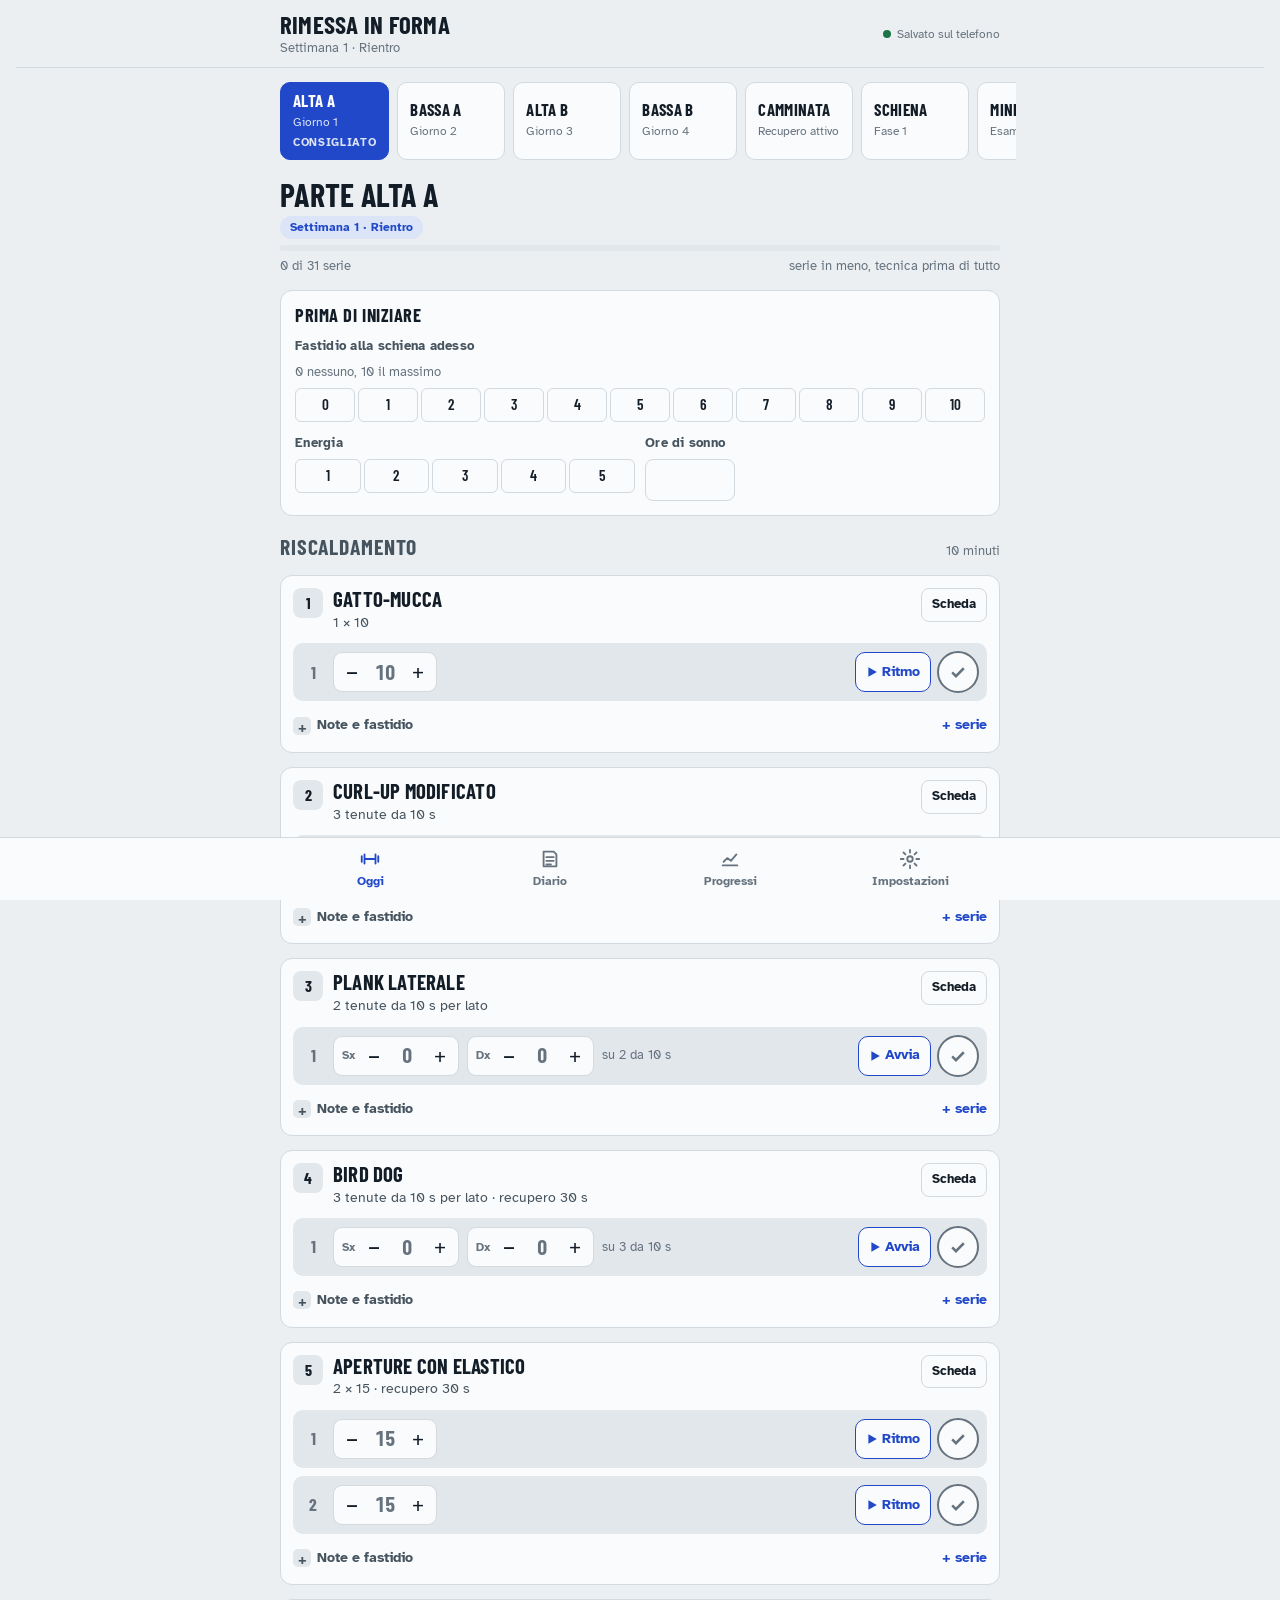
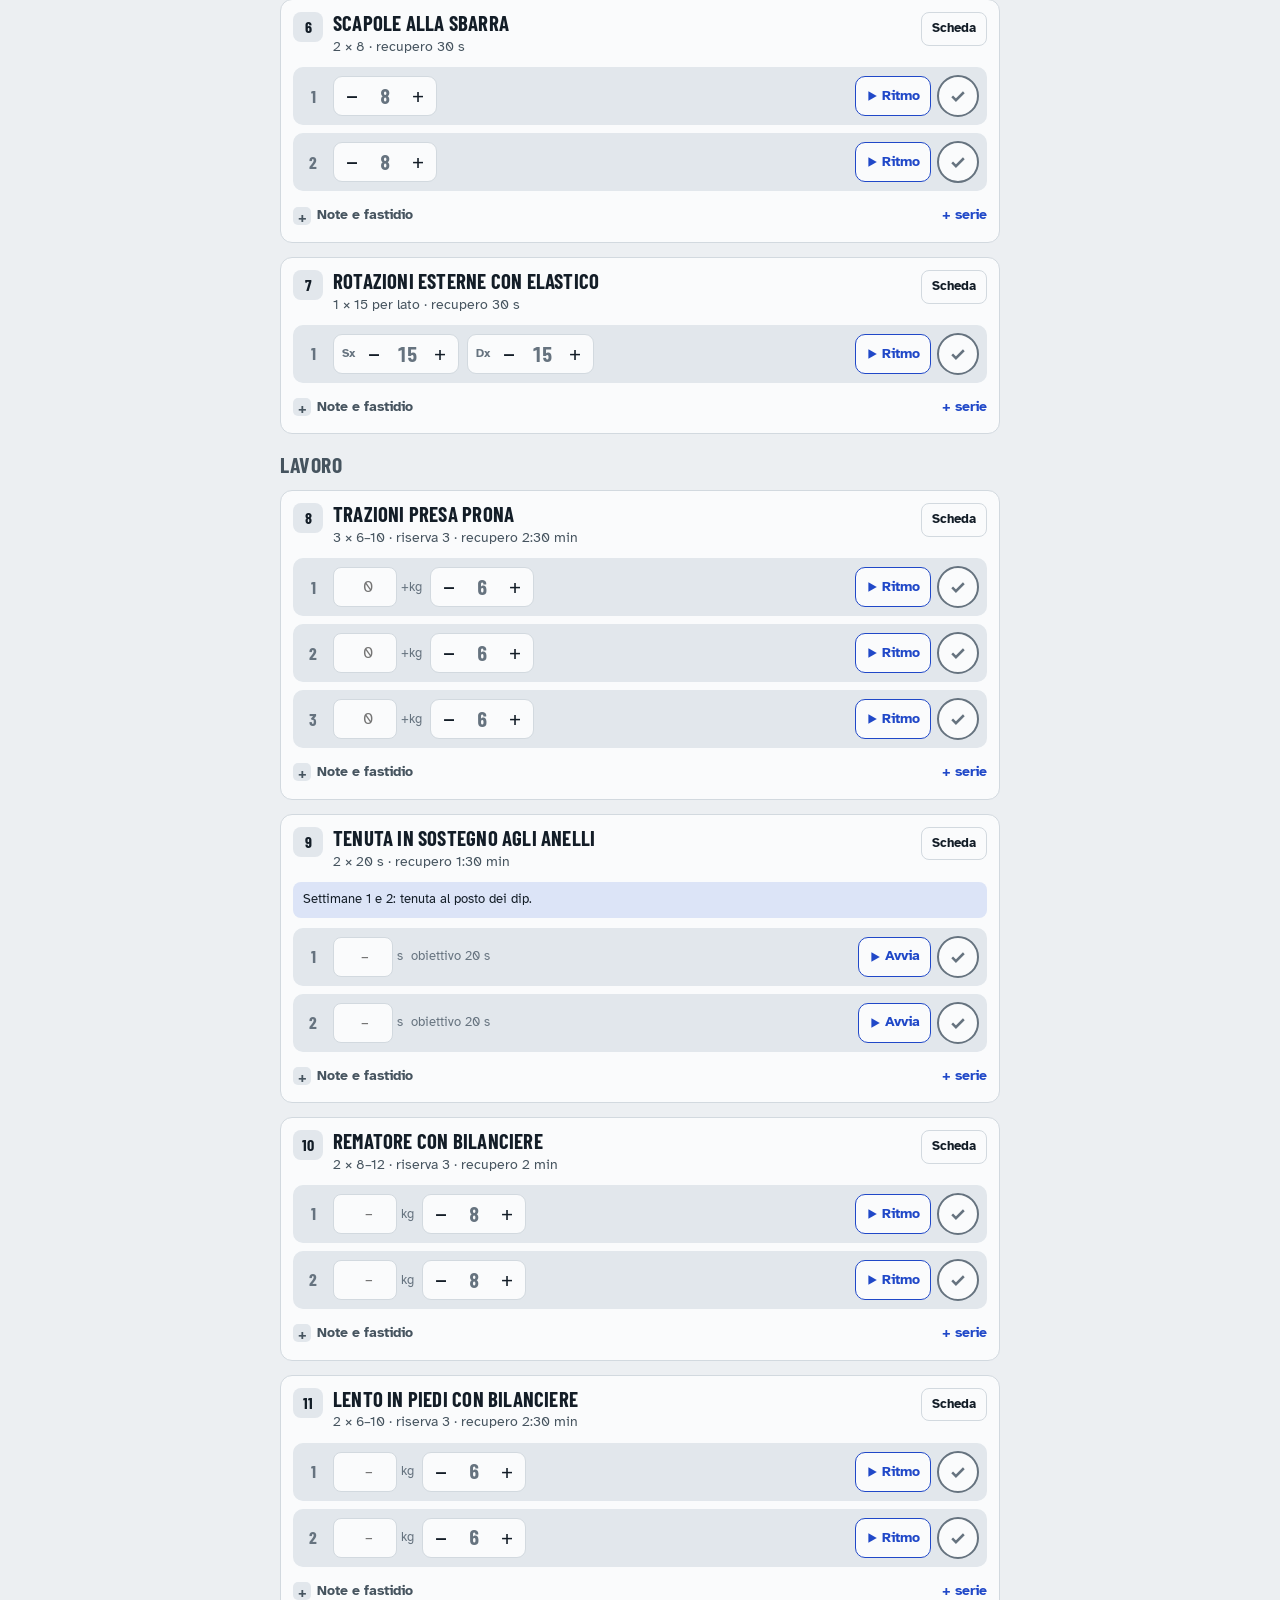
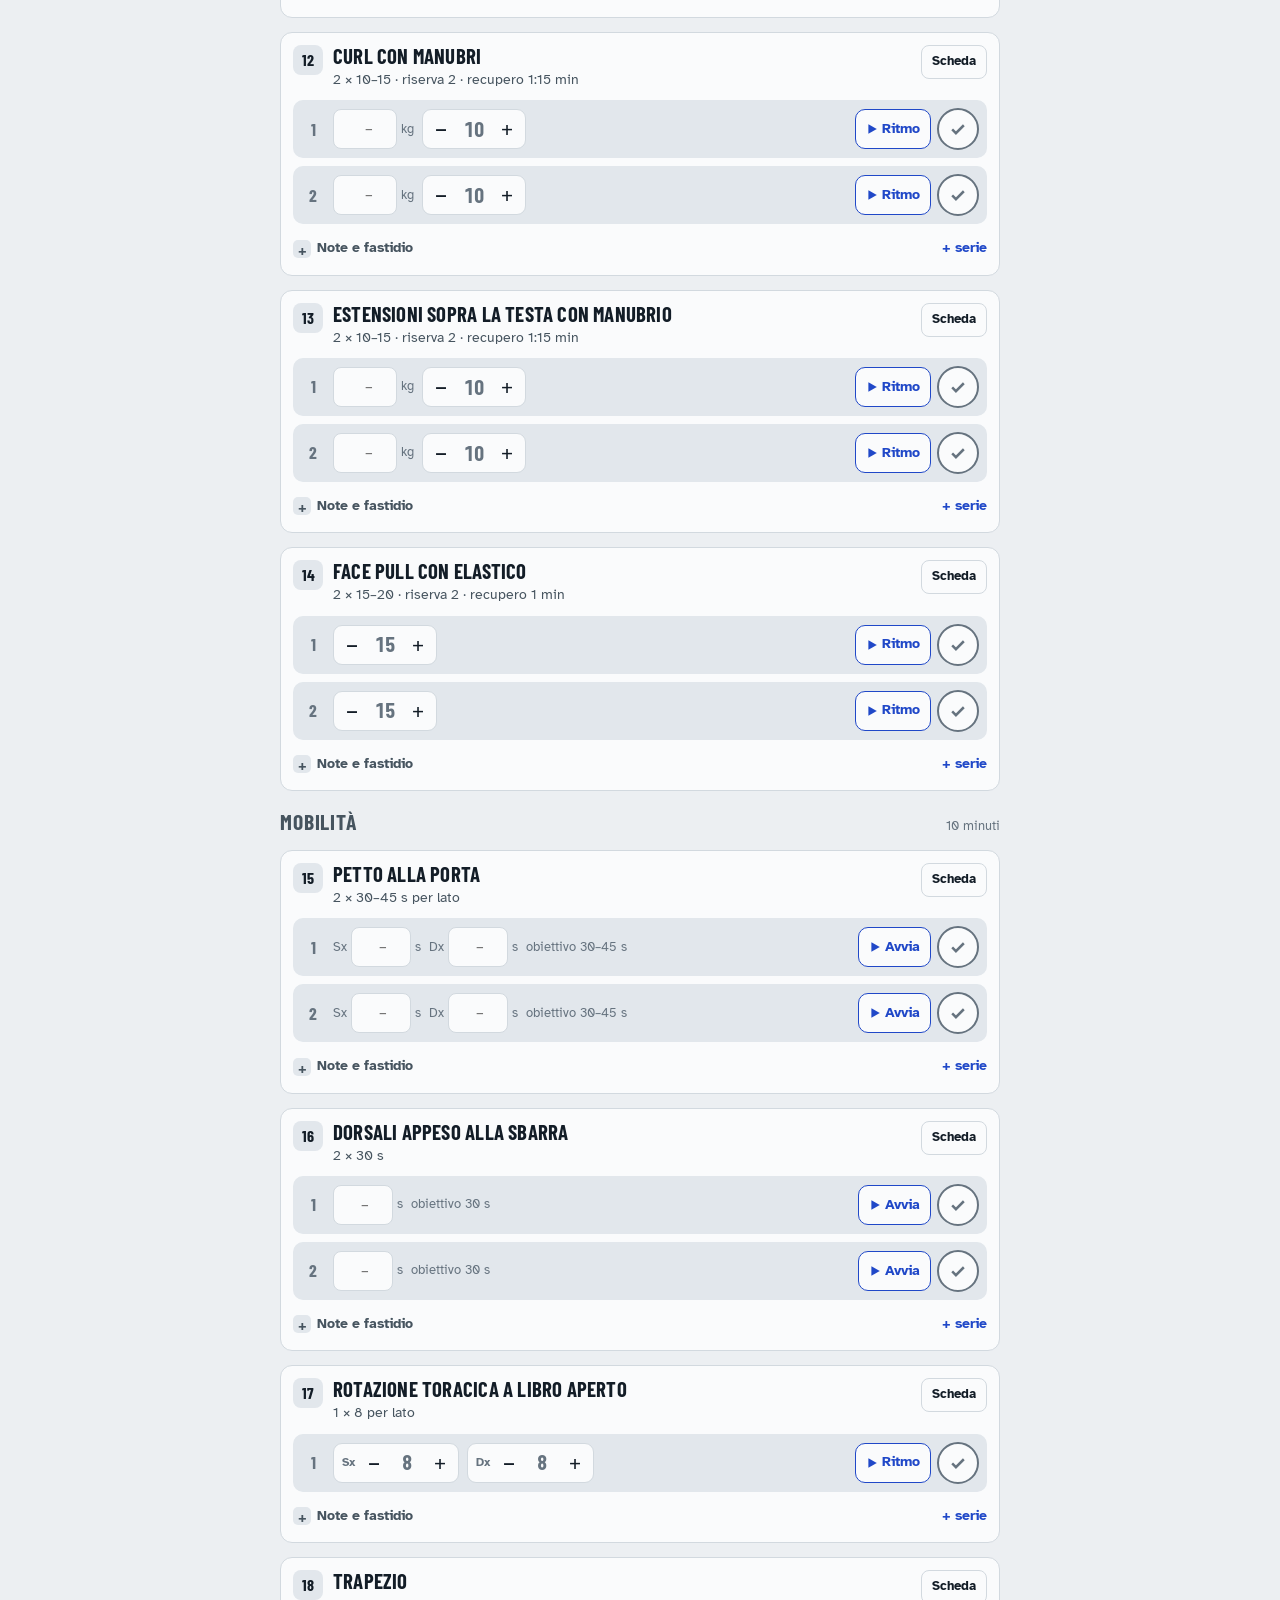
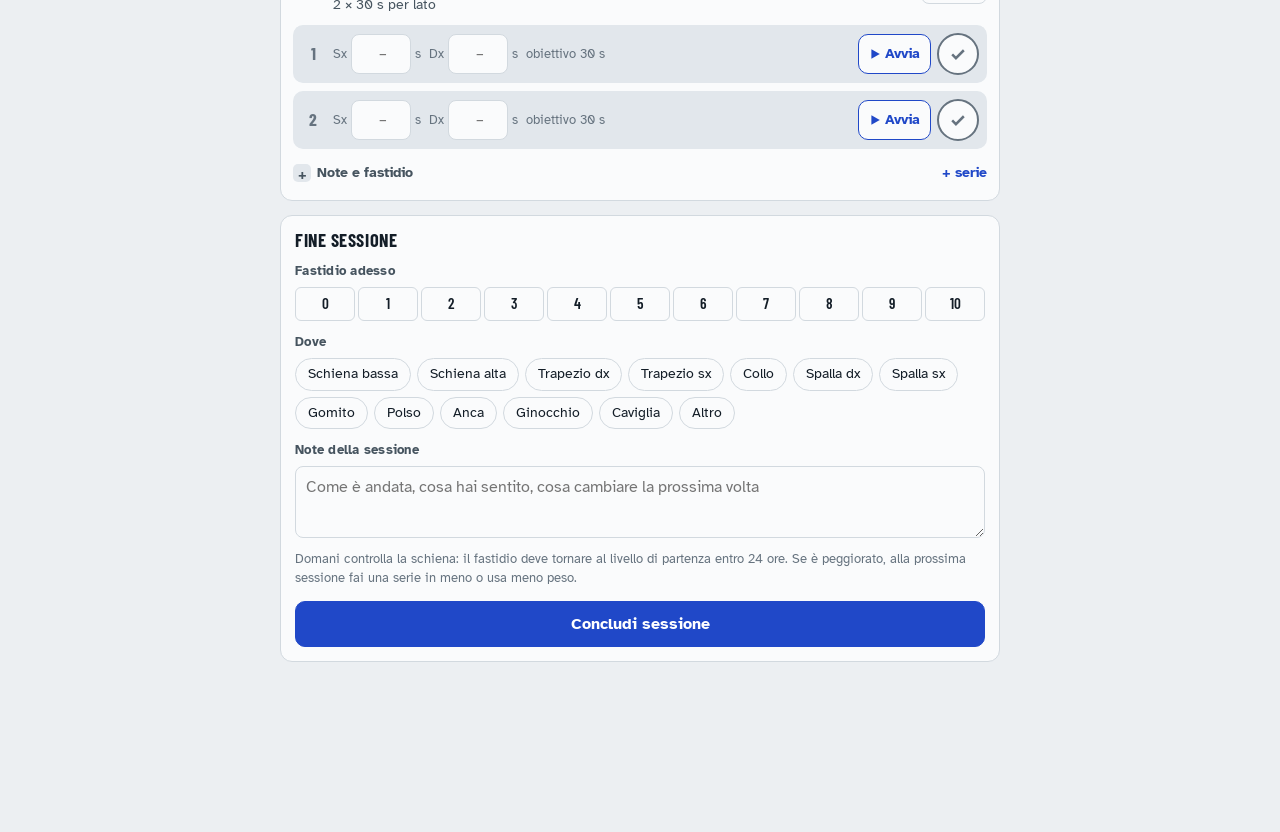
<file: index.html>
<!doctype html>
<html lang="it">
<head>
<meta charset="utf-8">
<meta name="viewport" content="width=device-width,initial-scale=1,viewport-fit=cover">
<title>Rimessa in forma</title>
<meta name="description" content="Il programma di rimessa in forma: giorni, schede esercizio, ritmo guidato, timer di tenute e recupero, note, fastidi e progressi.">
<meta name="theme-color" content="#ECEFF2" media="(prefers-color-scheme: light)">
<meta name="theme-color" content="#0D131A" media="(prefers-color-scheme: dark)">
<link rel="manifest" href="manifest.webmanifest">
<link rel="icon" type="image/png" href="icons/icon-192.png">
<link rel="apple-touch-icon" href="icons/apple-touch-icon.png">
<link rel="stylesheet" href="app.css">
</head>
<body>
<header class="top">
  <div class="wrap">
    <div class="brand">Rimessa in forma<small id="hdr-sub">Settimana 1 · Rientro</small></div>
    <div class="save" id="save"><i></i><span>Caricamento</span></div>
  </div>
</header>

<main class="wrap">
  <section class="view" id="v-oggi" aria-label="Oggi"></section>
  <section class="view" id="v-diario" aria-label="Diario" hidden></section>
  <section class="view" id="v-progressi" aria-label="Progressi" hidden></section>
  <section class="view" id="v-impostazioni" aria-label="Impostazioni" hidden></section>
</main>

<div id="rest" hidden>
  <div class="rb" id="rb">
    <div class="rb-fill" id="rb-fill"></div>
    <div class="rb-row">
      <p class="rb-lab" id="rb-lab">Recupero</p>
      <p class="rb-time" id="rb-time">0:00</p>
      <p class="rb-next" id="rb-next"></p>
      <div class="rb-btns">
        <button type="button" id="rb-minus">−15 s</button>
        <button type="button" id="rb-plus">+15 s</button>
        <button type="button" id="rb-skip">Salta</button>
      </div>
    </div>
  </div>
</div>

<div id="coach" hidden>
  <div class="co" id="co" role="dialog" aria-label="Esecuzione guidata">
    <div class="co-top">
      <div><p class="co-ex" id="co-ex"></p><p class="co-sub" id="co-sub"></p></div>
      <button type="button" class="btn sm ghost" id="co-min">Riduci</button>
    </div>
    <p class="co-phase" id="co-phase" aria-live="polite"></p>
    <p class="co-big" id="co-big">0</p>
    <div class="co-bar"><i id="co-bar"></i></div>
    <p class="co-count" id="co-count"></p>
    <div class="co-acts" id="co-acts"></div>
  </div>
</div>

<div id="sheet" hidden></div>
<div id="toast" hidden role="status"></div>

<nav class="tabs" aria-label="Sezioni">
  <div class="wrap">
    <button type="button" data-view="oggi" aria-current="page"><svg viewBox="0 0 24 24"><path d="M6 7v10M18 7v10M3 9v6M21 9v6M6 12h12"/></svg>Oggi</button>
    <button type="button" data-view="diario"><svg viewBox="0 0 24 24"><path d="M5 4h11l3 3v13H5z"/><path d="M8 10h8M8 14h8M8 18h5"/></svg>Diario</button>
    <button type="button" data-view="progressi"><svg viewBox="0 0 24 24"><path d="M4 19h16"/><path d="M5 15l4-4 4 3 6-7"/></svg>Progressi</button>
    <button type="button" data-view="impostazioni"><svg viewBox="0 0 24 24"><circle cx="12" cy="12" r="3"/><path d="M12 2v3M12 19v3M2 12h3M19 12h3M4.9 4.9l2.1 2.1M17 17l2.1 2.1M4.9 19.1L7 17M17 7l2.1-2.1"/></svg>Impostazioni</button>
  </div>
</nav>

<script src="app.js"></script>
</body>
</html>
</file>
<file: app.css>
@font-face{font-family:"Barlow Condensed";src:url("fonts/barlow-condensed-500.woff") format("woff");font-weight:500;font-display:swap}
@font-face{font-family:"Barlow Condensed";src:url("fonts/barlow-condensed-600.woff") format("woff");font-weight:600;font-display:swap}
@font-face{font-family:"Barlow Condensed";src:url("fonts/barlow-condensed-700.woff") format("woff");font-weight:700;font-display:swap}
@font-face{font-family:"Atkinson Hyperlegible";src:url("fonts/atkinson-400.woff") format("woff");font-weight:400;font-display:swap}
@font-face{font-family:"Atkinson Hyperlegible";src:url("fonts/atkinson-700.woff") format("woff");font-weight:700;font-display:swap}
/* Layout: una colonna da tasca. Cartellini numerati nell'ordine della routine, cronometro fisso in basso come quello della palestra. */
:root{color-scheme:light;
  --paper:#ECEFF2; --card:#FAFBFC; --sunk:#E2E7EC; --ink:#131D27; --ink2:#46545F; --ink3:#66737F; --line:#D2D9DF;
  --plate:#2048C8; --plate-ink:#FFFFFF; --chalk:#DCE4F7;
  --ok:#1C7448; --ok-bg:#DCEFE3; --warn:#9E4C08; --warn-bg:#FBEAD9; --bad:#AE2430; --bad-bg:#F8E0E2;
  --scrim:rgba(14,20,27,.45);
  --f-disp:"Barlow Condensed","Arial Narrow","Roboto Condensed",sans-serif;
  --f-body:"Atkinson Hyperlegible",system-ui,-apple-system,"Segoe UI",sans-serif;
  --r:12px;
}
@media (prefers-color-scheme: dark){:root:not([data-theme="light"]){
  --paper:#0D131A; --card:#151E28; --sunk:#1B2531; --ink:#E5EBF1; --ink2:#A9B5C1; --ink3:#8A97A4; --line:#27323E;
  --plate:#7D9DFF; --plate-ink:#0A1222; --chalk:#1C2843;
  --ok:#5CCB92; --ok-bg:#123021; --warn:#F2A55E; --warn-bg:#35230F; --bad:#F37C85; --bad-bg:#3A1519;
  --scrim:rgba(0,0,0,.6); color-scheme:dark}}
:root[data-theme="dark"]{
  --paper:#0D131A; --card:#151E28; --sunk:#1B2531; --ink:#E5EBF1; --ink2:#A9B5C1; --ink3:#8A97A4; --line:#27323E;
  --plate:#7D9DFF; --plate-ink:#0A1222; --chalk:#1C2843;
  --ok:#5CCB92; --ok-bg:#123021; --warn:#F2A55E; --warn-bg:#35230F; --bad:#F37C85; --bad-bg:#3A1519;
  --scrim:rgba(0,0,0,.6); color-scheme:dark}

*{box-sizing:border-box}
html{-webkit-text-size-adjust:100%}
[hidden]{display:none!important}
img{max-width:100%}
body{margin:0;background:var(--paper);color:var(--ink);font:16px/1.5 var(--f-body);
  padding-left:max(16px,env(safe-area-inset-left,0px));padding-right:max(16px,env(safe-area-inset-right,0px));
  padding-block:env(safe-area-inset-top,0px) calc(170px + env(safe-area-inset-bottom,0px))}
body::before{content:"";position:fixed;inset:0 0 auto;height:env(safe-area-inset-top,0px);z-index:10;background:var(--paper)}
button,input,select,textarea{font:inherit;color:inherit}
button{cursor:pointer}
:focus-visible{outline:3px solid var(--plate);outline-offset:2px}
h1,h2,h3{text-wrap:balance;margin:0}
p{margin:0}
.wrap{max-width:720px;margin:0 auto}
.num,.big,.tnum{font-variant-numeric:tabular-nums}

/* testata */
.top{position:sticky;top:env(safe-area-inset-top,0px);z-index:5;background:var(--paper);padding-block:12px 10px;border-bottom:1px solid var(--line)}
.top .wrap{display:flex;align-items:center;justify-content:space-between;gap:12px}
.brand{font:700 1.55rem/1 var(--f-disp);letter-spacing:.01em;text-transform:uppercase}
.brand small{display:block;font:500 .82rem/1.2 var(--f-body);letter-spacing:0;text-transform:none;color:var(--ink3);margin-top:4px}
.save{font-size:.78rem;color:var(--ink3);display:flex;align-items:center;gap:6px;text-align:right}
.save i{width:8px;height:8px;border-radius:50%;background:var(--ink3);flex:none}
.save.ok i{background:var(--ok)} .save.busy i{background:var(--warn)} .save.err i{background:var(--bad)}

main{padding-top:14px}
.view{display:flex;flex-direction:column;gap:14px}
.banner{border-radius:var(--r);padding:12px 14px;background:var(--warn-bg);color:var(--ink);font-size:.92rem;display:flex;flex-direction:column;gap:8px}
.banner b{color:var(--warn)}
.banner.info{background:var(--chalk)}
.banner .row{display:flex;gap:8px;flex-wrap:wrap}

/* selettore giorno */
.days{display:flex;gap:8px;overflow-x:auto;padding-bottom:4px;scrollbar-width:thin;margin:0 calc(-1 * max(16px,env(safe-area-inset-left,0px)));padding-left:max(16px,env(safe-area-inset-left,0px));padding-right:16px}
.day{flex:none;border:1px solid var(--line);background:var(--card);border-radius:10px;padding:8px 12px;text-align:left;min-width:108px}
.day b{display:block;font:700 1.05rem/1.1 var(--f-disp);text-transform:uppercase;letter-spacing:.02em}
.day span{font-size:.75rem;color:var(--ink3)}
.day[aria-pressed="true"]{background:var(--plate);border-color:var(--plate);color:var(--plate-ink)}
.day[aria-pressed="true"] span{color:inherit;opacity:.85}
.day .tag{display:inline-block;margin-top:2px;font-size:.68rem;font-weight:700;letter-spacing:.06em;text-transform:uppercase}

.dayhead{display:flex;flex-direction:column;gap:6px}
.dayhead h2{font:700 2rem/1 var(--f-disp);text-transform:uppercase;letter-spacing:.01em}
.meta{display:flex;flex-wrap:wrap;gap:6px;align-items:center;font-size:.85rem;color:var(--ink2)}
.chip{display:inline-flex;align-items:center;gap:4px;border-radius:999px;padding:2px 10px;background:var(--sunk);font-size:.78rem;font-weight:700;color:var(--ink2)}
.chip.ph{background:var(--chalk);color:var(--plate)}
.chip.ok{background:var(--ok-bg);color:var(--ok)}
.chip.warn{background:var(--warn-bg);color:var(--warn)}
.prog{height:6px;border-radius:3px;background:var(--sunk);overflow:hidden}
.prog i{display:block;height:100%;background:var(--plate);width:0;transition:width .3s}
.progline{display:flex;justify-content:space-between;font-size:.8rem;color:var(--ink3)}

/* blocchi */
.panel{background:var(--card);border:1px solid var(--line);border-radius:var(--r);padding:14px;display:flex;flex-direction:column;gap:12px}
.panel h3{font:700 1.15rem/1.1 var(--f-disp);text-transform:uppercase;letter-spacing:.03em}
.lbl{font-size:.8rem;font-weight:700;color:var(--ink2);letter-spacing:.02em}
.field{display:flex;flex-direction:column;gap:6px;min-width:0}
.hint{font-size:.8rem;color:var(--ink3)}
.sec-h{display:flex;align-items:baseline;justify-content:space-between;gap:8px;margin-top:6px}
.sec-h h3{font:700 1.35rem/1 var(--f-disp);text-transform:uppercase;letter-spacing:.04em;color:var(--ink2)}
.sec-h span{font-size:.8rem;color:var(--ink3)}

.scale{display:grid;grid-template-columns:repeat(var(--n),minmax(0,1fr));gap:3px}
.scale button{border:1px solid var(--line);background:var(--card);border-radius:6px;height:34px;font:600 .95rem/1 var(--f-disp);padding:0}
.scale button[aria-pressed="true"]{background:var(--plate);color:var(--plate-ink);border-color:var(--plate)}
.scale.pain button[aria-pressed="true"]{background:var(--ink);color:var(--card);border-color:var(--ink)}
.chips{display:flex;flex-wrap:wrap;gap:6px}
.chips button{border:1px solid var(--line);background:var(--card);border-radius:999px;padding:5px 12px;font-size:.85rem}
.chips button[aria-pressed="true"]{background:var(--ink);color:var(--card);border-color:var(--ink)}
input[type=number],input[type=date],input[type=text],select,textarea{background:var(--card);border:1px solid var(--line);border-radius:8px;padding:8px 10px;min-width:0}
textarea{width:100%;min-height:72px;resize:vertical}
.btn{border:1px solid var(--line);background:var(--card);border-radius:10px;padding:10px 14px;font-weight:700;display:inline-flex;align-items:center;justify-content:center;gap:6px}
.btn.pri{background:var(--plate);border-color:var(--plate);color:var(--plate-ink)}
.btn.ghost{background:transparent}
.btn.danger{color:var(--bad);border-color:var(--bad)}
.btn.sm{padding:6px 10px;font-size:.85rem;border-radius:8px}
.grid2{display:grid;grid-template-columns:repeat(auto-fit,minmax(140px,1fr));gap:10px}

/* cartellino esercizio */
.card{background:var(--card);border:1px solid var(--line);border-radius:var(--r);padding:12px;display:flex;flex-direction:column;gap:10px;scroll-margin-top:96px}
.card.done{border-color:color-mix(in srgb,var(--ok) 45%,var(--line))}
.ch{display:grid;grid-template-columns:auto 1fr auto;gap:10px;align-items:start}
.idx{width:30px;height:30px;border-radius:8px;background:var(--sunk);display:grid;place-items:center;font:700 1rem/1 var(--f-disp)}
.card.done .idx{background:var(--ok);color:var(--card)}
.ct{min-width:0}
.ct h4{margin:0;font:700 1.3rem/1.05 var(--f-disp);text-transform:uppercase;letter-spacing:.01em}
.rx{font-size:.85rem;color:var(--ink2);margin-top:3px}
.rx b{color:var(--ink)}
.ibtn{border:1px solid var(--line);background:var(--card);border-radius:8px;padding:6px 10px;font-size:.82rem;font-weight:700;white-space:nowrap}
.last{font-size:.82rem;color:var(--ink3)}
.sugg{font-size:.85rem;background:var(--ok-bg);color:var(--ink);border-radius:8px;padding:8px 10px}
.sugg b{color:var(--ok)}
.sets{display:flex;flex-direction:column;gap:8px}
.set{display:grid;grid-template-columns:24px minmax(0,1fr) auto;gap:8px;align-items:center;padding:8px;border-radius:10px;background:var(--sunk)}
.set.is-done{background:var(--ok-bg)}
.sn{font:700 1.1rem/1 var(--f-disp);color:var(--ink3);text-align:center}
.fields{display:flex;flex-wrap:wrap;gap:8px;align-items:center;min-width:0}
.is-pre .ctr output,.is-pre .kg input,.is-pre .secin input{color:var(--ink3)}
.kg,.secin{display:inline-flex;align-items:center;gap:4px}
.kg input{width:64px;text-align:right;padding:7px 8px}
.secin input{width:60px;text-align:right;padding:7px 8px}
.kg span,.secin span{font-size:.8rem;color:var(--ink3)}
.ctr{display:inline-flex;align-items:center;border:1px solid var(--line);border-radius:9px;background:var(--card);overflow:hidden}
.ctr em{font-style:normal;font-size:.72rem;font-weight:700;color:var(--ink3);padding:0 0 0 8px;letter-spacing:.04em}
.ctr button{border:0;background:transparent;width:36px;height:38px;font-size:1.25rem;line-height:1}
.ctr output{min-width:30px;text-align:center;font:700 1.3rem/1 var(--f-disp);font-variant-numeric:tabular-nums}
.tgt{font-size:.8rem;color:var(--ink3)}
.acts{display:flex;gap:6px;align-items:center}
.play{height:40px;padding:0 10px;border-radius:10px;border:1px solid var(--plate);background:var(--card);color:var(--plate);font-weight:700;font-size:.85rem;display:inline-flex;align-items:center;gap:4px}
.play svg{width:12px;height:12px;fill:currentColor}
.done-b{width:42px;height:42px;border-radius:50%;border:2px solid var(--ink3);background:var(--card);display:grid;place-items:center;padding:0}
.done-b svg{width:20px;height:20px;stroke:var(--ink3);fill:none;stroke-width:3}
.done-b[aria-pressed="true"]{background:var(--ok);border-color:var(--ok)}
.done-b[aria-pressed="true"] svg{stroke:var(--card)}
.side-t{border:1px solid var(--line);background:var(--card);border-radius:9px;padding:8px 12px;font-weight:700;font-size:.9rem}
.side-t[aria-pressed="true"]{background:var(--ok);border-color:var(--ok);color:var(--card)}
.cardfoot{display:flex;justify-content:space-between;align-items:center;gap:8px;flex-wrap:wrap}
.linkbtn{border:0;background:none;color:var(--plate);font-weight:700;font-size:.85rem;padding:4px 0}
details.notes summary{cursor:pointer;font-size:.85rem;font-weight:700;color:var(--ink2);list-style:none;display:flex;gap:6px;align-items:center}
details.notes summary::-webkit-details-marker{display:none}
details.notes summary::before{content:"+";display:inline-grid;place-items:center;width:18px;height:18px;border-radius:5px;background:var(--sunk);font-size:.9rem}
details.notes[open] summary::before{content:"−"}
details.notes .inner{display:flex;flex-direction:column;gap:8px;margin-top:10px}
.subst{font-size:.82rem;background:var(--chalk);border-radius:8px;padding:8px 10px}

/* barra recupero e guida */
#rest,#coach{position:fixed;left:0;right:0;z-index:20;bottom:calc(64px + env(safe-area-inset-bottom,0px));padding-left:max(12px,env(safe-area-inset-left,0px));padding-right:max(12px,env(safe-area-inset-right,0px));padding-bottom:8px}
.rb{max-width:720px;margin:0 auto;background:var(--ink);color:var(--card);border-radius:14px;padding:10px 12px;position:relative;overflow:hidden;box-shadow:0 8px 24px rgba(0,0,0,.25)}
.rb-fill{position:absolute;inset:0 auto 0 0;background:color-mix(in srgb,var(--plate) 55%,var(--ink));width:0}
.rb-row{position:relative;display:grid;grid-template-columns:minmax(0,1fr) auto;gap:4px 10px;align-items:center}
.rb-lab{font-size:.72rem;font-weight:700;letter-spacing:.08em;text-transform:uppercase;opacity:.8}
.rb-next{font-size:.85rem;white-space:nowrap;overflow:hidden;text-overflow:ellipsis}
.rb-time{font:700 2.4rem/1 var(--f-disp);font-variant-numeric:tabular-nums;grid-row:span 2;align-self:center}
.rb-btns{grid-column:1 / -1;display:flex;gap:6px;margin-top:6px}
.rb-btns button{flex:1;border:1px solid rgba(255,255,255,.35);background:transparent;color:inherit;border-radius:8px;padding:6px 0;font-weight:700}
.rb.end{background:var(--ok)}
.co{max-width:720px;margin:0 auto;background:var(--card);border:2px solid var(--plate);border-radius:16px;padding:14px;box-shadow:0 10px 30px rgba(0,0,0,.25);display:flex;flex-direction:column;gap:8px}
.co-top{display:flex;justify-content:space-between;gap:8px;align-items:start}
.co-ex{font:700 1.15rem/1.1 var(--f-disp);text-transform:uppercase}
.co-sub{font-size:.8rem;color:var(--ink3)}
.co-phase{font:700 2.2rem/1 var(--f-disp);text-transform:uppercase;letter-spacing:.02em;color:var(--plate)}
.co-big{font:700 4.6rem/.9 var(--f-disp);font-variant-numeric:tabular-nums}
.co-bar{height:8px;border-radius:4px;background:var(--sunk);overflow:hidden}
.co-bar i{display:block;height:100%;background:var(--plate);width:0}
.co-count{font-size:.95rem;font-weight:700;color:var(--ink2)}
.co-acts{display:flex;flex-wrap:wrap;gap:6px}
.co-acts .btn{flex:1 1 auto}
.co.min .co-big,.co.min .co-bar,.co.min .co-count{display:none}
.co.min .co-phase{font-size:1.4rem}
.co.min{flex-direction:row;flex-wrap:wrap;align-items:center}

/* navigazione */
.tabs{position:fixed;left:0;right:0;bottom:0;z-index:21;background:var(--card);border-top:1px solid var(--line);padding-bottom:env(safe-area-inset-bottom,0px);padding-left:max(8px,env(safe-area-inset-left,0px));padding-right:max(8px,env(safe-area-inset-right,0px))}
.tabs .wrap{display:grid;grid-template-columns:repeat(4,1fr)}
.tabs button{border:0;background:none;height:62px;display:flex;flex-direction:column;align-items:center;justify-content:center;gap:2px;font-size:.75rem;font-weight:700;color:var(--ink3)}
.tabs svg{width:22px;height:22px;stroke:currentColor;fill:none;stroke-width:2;stroke-linecap:round;stroke-linejoin:round}
.tabs button[aria-current="page"]{color:var(--plate)}

/* scheda informativa */
#sheet{position:fixed;inset:0;z-index:40;background:var(--scrim);display:flex;align-items:flex-end;justify-content:center}
.sh{background:var(--card);width:100%;max-width:720px;max-height:92%;overflow:auto;border-radius:18px 18px 0 0;padding:16px max(16px,env(safe-area-inset-right,0px)) calc(24px + env(safe-area-inset-bottom,0px)) max(16px,env(safe-area-inset-left,0px));display:flex;flex-direction:column;gap:14px}
.sh-h{display:flex;justify-content:space-between;align-items:start;gap:10px;position:sticky;top:-16px;background:var(--card);padding-top:4px;padding-bottom:6px}
.sh-h h2{font:700 1.8rem/1 var(--f-disp);text-transform:uppercase}
.anim{position:relative;aspect-ratio:3/2;max-width:100%;width:100%;border-radius:12px;overflow:hidden;background:#181818}
.anim img{position:absolute;inset:0;width:100%;height:100%;object-fit:contain}
.anim img.f1{animation:swap 2.6s ease-in-out infinite}
@keyframes swap{0%,38%{opacity:0}50%,88%{opacity:1}100%{opacity:0}}
.anim .lab{position:absolute;left:8px;bottom:8px;background:rgba(0,0,0,.6);color:#fff;font-size:.72rem;padding:2px 8px;border-radius:6px}
figure{margin:0;display:flex;flex-direction:column;gap:6px}
figcaption{font-size:.8rem;color:var(--ink3)}
figcaption a,.credit a{color:var(--plate)}
.lead{font-size:1rem;color:var(--ink2)}
dl.info{margin:0;display:flex;flex-direction:column;gap:12px}
dl.info dt{font:700 .78rem/1.2 var(--f-body);letter-spacing:.08em;text-transform:uppercase;color:var(--plate)}
dl.info dd{margin:4px 0 0;max-width:65ch}
dl.info dd.no{color:var(--ink)}
.vlink{align-self:flex-start;text-decoration:none}
.mynotes{border-top:1px solid var(--line);padding-top:12px;display:flex;flex-direction:column;gap:6px;font-size:.88rem}

/* diario */
.sess{background:var(--card);border:1px solid var(--line);border-radius:var(--r);padding:12px;display:flex;flex-direction:column;gap:8px}
.sess-h{display:flex;justify-content:space-between;gap:8px;align-items:baseline;flex-wrap:wrap}
.sess-h b{font:700 1.25rem/1.1 var(--f-disp);text-transform:uppercase}
.sess-h span{font-size:.82rem;color:var(--ink3)}
.sess .note{font-size:.9rem;background:var(--sunk);border-radius:8px;padding:8px 10px;white-space:pre-wrap}
.exlist{display:flex;flex-direction:column;gap:6px;font-size:.88rem;border-top:1px solid var(--line);padding-top:8px}
.exlist div{display:grid;grid-template-columns:minmax(0,1fr) auto;gap:8px}
.exlist div span:last-child{color:var(--ink2);text-align:right}
.exlist small{grid-column:1 / -1;color:var(--ink3)}
.empty{background:var(--card);border:1px dashed var(--line);border-radius:var(--r);padding:20px;text-align:center;color:var(--ink2);display:flex;flex-direction:column;gap:6px}
.empty b{font:700 1.3rem/1.1 var(--f-disp);text-transform:uppercase;color:var(--ink)}

/* grafici */
.chart{position:relative}
.chart svg{display:block;width:100%;height:auto;overflow:visible}
.chart .tip{position:absolute;pointer-events:none;background:var(--ink);color:var(--card);font-size:.78rem;padding:6px 8px;border-radius:8px;transform:translate(-50%,-115%);white-space:nowrap;z-index:2}
.tbl{overflow-x:auto}
.tbl table{border-collapse:collapse;width:100%;font-size:.86rem}
.tbl th,.tbl td{text-align:left;padding:6px 8px;border-bottom:1px solid var(--line);white-space:nowrap}
.tbl th{font-size:.74rem;letter-spacing:.06em;text-transform:uppercase;color:var(--ink3)}
.tbl td.n{text-align:right;font-variant-numeric:tabular-nums}
.ai{white-space:pre-wrap;font-size:.95rem;line-height:1.55;max-width:65ch}
.row{display:flex;gap:8px;flex-wrap:wrap;align-items:end}
.toggle{display:flex;justify-content:space-between;align-items:center;gap:12px;padding:6px 0;border-bottom:1px solid var(--line)}
.toggle:last-child{border-bottom:0}
.credit{font-size:.8rem;color:var(--ink3)}
#toast{position:fixed;left:50%;transform:translateX(-50%);bottom:calc(150px + env(safe-area-inset-bottom,0px));z-index:30;background:var(--ink);color:var(--card);padding:10px 16px;border-radius:999px;font-size:.9rem;font-weight:700;max-width:calc(100% - 32px)}
@media (prefers-reduced-motion: reduce){
  .anim{display:grid;grid-template-columns:1fr 1fr;aspect-ratio:3/1}
  .anim img{position:static}
  .anim img.f1{animation:none;opacity:1}
  .prog i{transition:none}
}
</file>
